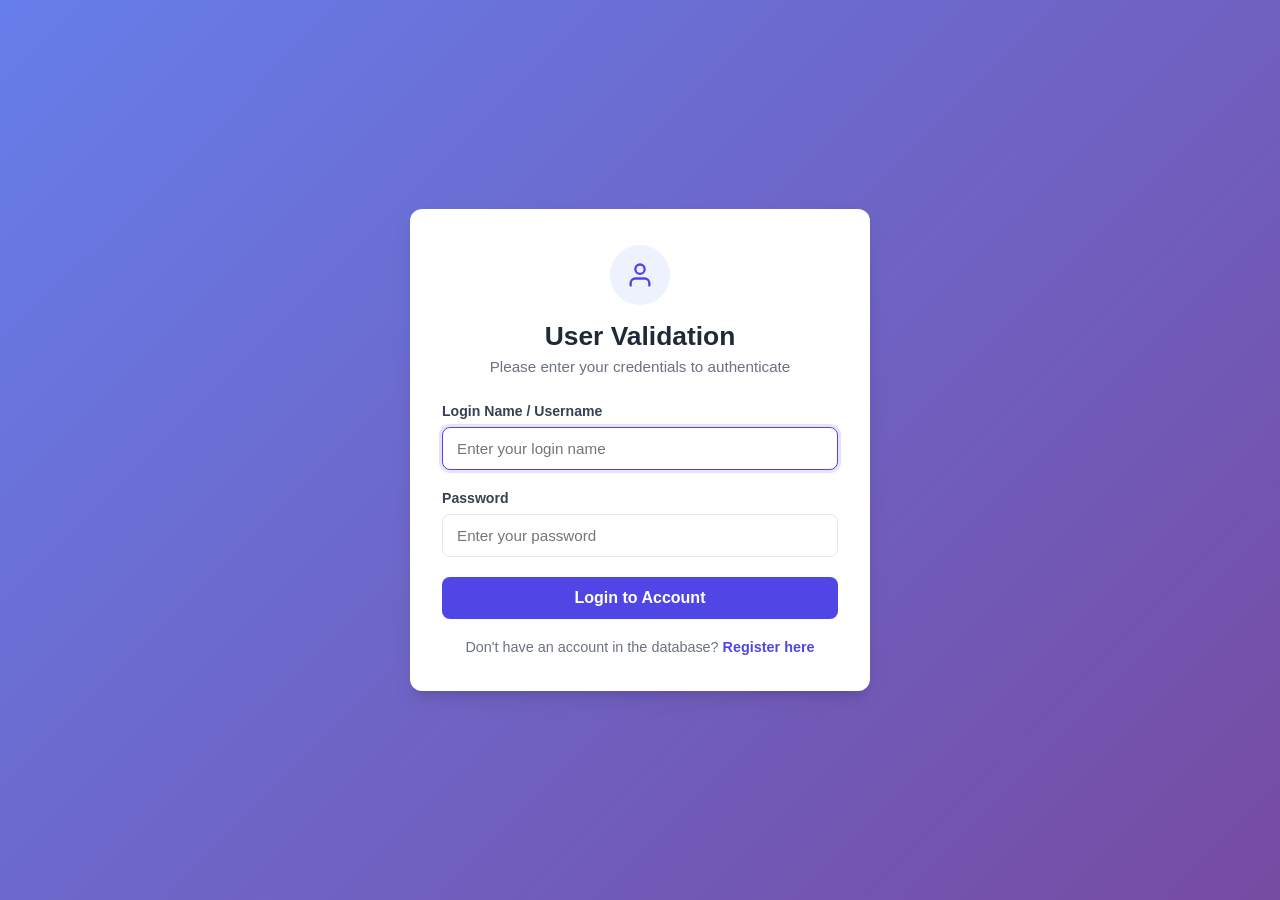
<file: index.html>
<!DOCTYPE html>
<html lang="en">
<head>
    <meta charset="UTF-8">
    <meta name="viewport" content="width=device-width, initial-scale=1.0">
    <title>User Validation System</title>
    <link rel="stylesheet" href="static/css/style.css">
    <style>
        .hidden { display: none !important; }
    </style>
</head>
<body>
    <div class="container">
        
        <!-- 1. LOGIN VIEW -->
        <div id="loginView" class="card">
            <div class="card-header">
                <div class="icon-badge">
                    <svg width="28" height="28" viewBox="0 0 24 24" fill="none" stroke="currentColor" stroke-width="2" stroke-linecap="round" stroke-linejoin="round">
                        <path d="M20 21v-2a4 4 0 0 0-4-4H8a4 4 0 0 0-4 4v2"></path>
                        <circle cx="12" cy="7" r="4"></circle>
                    </svg>
                </div>
                <h1>User Validation</h1>
                <p>Please enter your credentials to authenticate</p>
            </div>

            <!-- Error Banner (Shown on Failure) -->
            <div id="loginError" class="alert alert-danger hidden" role="alert">
                <svg width="18" height="18" viewBox="0 0 24 24" fill="none" stroke="currentColor" stroke-width="2" stroke-linecap="round" stroke-linejoin="round">
                    <circle cx="12" cy="12" r="10"></circle>
                    <line x1="15" y1="9" x2="9" y2="15"></line>
                    <line x1="9" y1="9" x2="15" y2="15"></line>
                </svg>
                <span id="loginErrorText">Authentication Failed: Invalid login name or password. Please try again.</span>
            </div>

            <!-- Success/Info Flash Banner -->
            <div id="loginFlash" class="alert alert-info hidden" role="alert">
                <svg width="18" height="18" viewBox="0 0 24 24" fill="none" stroke="currentColor" stroke-width="2" stroke-linecap="round" stroke-linejoin="round">
                    <circle cx="12" cy="12" r="10"></circle>
                    <line x1="12" y1="16" x2="12" y2="12"></line>
                    <line x1="12" y1="8" x2="12.01" y2="8"></line>
                </svg>
                <span id="loginFlashText"></span>
            </div>

            <form id="loginForm" autocomplete="off" onsubmit="handleLogin(event)">
                <div class="form-group">
                    <label for="username">Login Name / Username</label>
                    <input 
                        type="text" 
                        id="username" 
                        class="form-control" 
                        placeholder="Enter your login name"
                        required 
                        autofocus
                    >
                </div>

                <div class="form-group">
                    <label for="password">Password</label>
                    <input 
                        type="password" 
                        id="password" 
                        class="form-control" 
                        placeholder="Enter your password"
                        required
                    >
                </div>

                <button type="submit" class="btn btn-primary">Login to Account</button>
            </form>

            <div class="footer-link">
                Don't have an account in the database? <a href="#" onclick="showRegister(event)">Register here</a>
            </div>
        </div>

        <!-- 2. SUCCESSFUL LOGIN VIEW -->
        <div id="successView" class="card hidden">
            <div class="card-header">
                <div class="icon-badge success-badge">
                    <svg width="32" height="32" viewBox="0 0 24 24" fill="none" stroke="currentColor" stroke-width="2.5" stroke-linecap="round" stroke-linejoin="round">
                        <path d="M22 11.08V12a10 10 0 1 1-5.93-9.14"></path>
                        <polyline points="22 4 12 14.01 9 11.01"></polyline>
                    </svg>
                </div>
                <h1>Login Successful!</h1>
                <p>Your credentials have been verified against the database.</p>
            </div>

            <div class="alert alert-success">
                <svg width="20" height="20" viewBox="0 0 24 24" fill="none" stroke="currentColor" stroke-width="2" stroke-linecap="round" stroke-linejoin="round">
                    <path d="M22 11.08V12a10 10 0 1 1-5.93-9.14"></path>
                    <polyline points="22 4 12 14.01 9 11.01"></polyline>
                </svg>
                <span>Authentication verified for <strong id="successFullName">User</strong>.</span>
            </div>

            <!-- Verified User Details Card -->
            <div class="profile-card">
                <div class="profile-row">
                    <span class="profile-label">Database Record ID:</span>
                    <span class="profile-value" id="successId">#1</span>
                </div>
                <div class="profile-row">
                    <span class="profile-label">Login Name / Username:</span>
                    <span class="profile-value" id="successUsername">admin</span>
                </div>
                <div class="profile-row">
                    <span class="profile-label">Full Name:</span>
                    <span class="profile-value" id="successProfileName">System Administrator</span>
                </div>
                <div class="profile-row">
                    <span class="profile-label">Validation Status:</span>
                    <span class="status-badge">MATCH FOUND IN DB</span>
                </div>
                <div class="profile-row">
                    <span class="profile-label">Login Session Time:</span>
                    <span class="profile-value" id="successLoginTime"></span>
                </div>
            </div>

            <button type="button" class="btn btn-danger" onclick="handleLogout()">Log Out</button>
        </div>

        <!-- 3. REGISTRATION VIEW -->
        <div id="registerView" class="card hidden">
            <div class="card-header">
                <div class="icon-badge">
                    <svg width="28" height="28" viewBox="0 0 24 24" fill="none" stroke="currentColor" stroke-width="2" stroke-linecap="round" stroke-linejoin="round">
                        <path d="M16 21v-2a4 4 0 0 0-4-4H5a4 4 0 0 0-4 4v2"></path>
                        <circle cx="8.5" cy="7" r="4"></circle>
                        <line x1="20" y1="8" x2="20" y2="14"></line>
                        <line x1="23" y1="11" x2="17" y2="11"></line>
                    </svg>
                </div>
                <h1>Register New User</h1>
                <p>Add a new user record directly to the database</p>
            </div>

            <div id="registerError" class="alert alert-danger hidden" role="alert">
                <svg width="18" height="18" viewBox="0 0 24 24" fill="none" stroke="currentColor" stroke-width="2" stroke-linecap="round" stroke-linejoin="round">
                    <circle cx="12" cy="12" r="10"></circle>
                    <line x1="15" y1="9" x2="9" y2="15"></line>
                    <line x1="9" y1="9" x2="15" y2="15"></line>
                </svg>
                <span id="registerErrorText"></span>
            </div>

            <form id="registerForm" autocomplete="off" onsubmit="handleRegister(event)">
                <div class="form-group">
                    <label for="regFullName">Full Name</label>
                    <input type="text" id="regFullName" class="form-control" placeholder="e.g. John Doe" required>
                </div>

                <div class="form-group">
                    <label for="regUsername">Login Name / Username</label>
                    <input type="text" id="regUsername" class="form-control" placeholder="Choose a unique username" required>
                </div>

                <div class="form-group">
                    <label for="regPassword">Password</label>
                    <input type="password" id="regPassword" class="form-control" placeholder="Enter password (min 6 characters)" required>
                </div>

                <div class="form-group">
                    <label for="regConfirmPassword">Confirm Password</label>
                    <input type="password" id="regConfirmPassword" class="form-control" placeholder="Re-enter password" required>
                </div>

                <button type="submit" class="btn btn-primary" style="margin-bottom: 12px;">Create Database Record</button>
                <button type="button" class="btn btn-secondary" onclick="showLogin()">Back to Login</button>
            </form>
        </div>

    </div>

    <!-- Client-Side Database & Authentication Controller -->
    <script>
        const DEFAULT_USERS = [
            { id: 1, username: "admin", password: "admin123", fullName: "System Administrator" },
            { id: 2, username: "john_doe", password: "password123", fullName: "John Doe" },
            { id: 3, username: "alice", password: "alice@2026", fullName: "Alice Smith" },
            { id: 4, username: "siddharth", password: "sid@pass", fullName: "Siddharth" }
        ];

        // Initialize database in localStorage if not already present
        function getDatabase() {
            const data = localStorage.getItem('user_db');
            if (!data) {
                localStorage.setItem('user_db', JSON.stringify(DEFAULT_USERS));
                return DEFAULT_USERS;
            }
            return JSON.parse(data);
        }

        function saveDatabase(users) {
            localStorage.setItem('user_db', JSON.stringify(users));
        }

        // View switchers
        function showLogin() {
            document.getElementById('loginView').classList.remove('hidden');
            document.getElementById('successView').classList.add('hidden');
            document.getElementById('registerView').classList.add('hidden');
            document.getElementById('loginError').classList.add('hidden');
        }

        function showRegister(e) {
            if (e) e.preventDefault();
            document.getElementById('loginView').classList.add('hidden');
            document.getElementById('successView').classList.add('hidden');
            document.getElementById('registerView').classList.remove('hidden');
            document.getElementById('registerError').classList.add('hidden');
        }

        function showSuccess(user) {
            document.getElementById('loginView').classList.add('hidden');
            document.getElementById('registerView').classList.add('hidden');
            document.getElementById('successView').classList.remove('hidden');

            document.getElementById('successFullName').innerText = user.fullName;
            document.getElementById('successId').innerText = '#' + user.id;
            document.getElementById('successUsername').innerText = user.username;
            document.getElementById('successProfileName').innerText = user.fullName;
            
            const now = new Date();
            document.getElementById('successLoginTime').innerText = now.toLocaleString();
        }

        // Handle user authentication against the Database
        function handleLogin(e) {
            e.preventDefault();
            const usernameInput = document.getElementById('username').value.trim();
            const passwordInput = document.getElementById('password').value;
            const errorDiv = document.getElementById('loginError');
            const flashDiv = document.getElementById('loginFlash');

            flashDiv.classList.add('hidden');

            const users = getDatabase();
            // Check credentials against database
            const matchedUser = users.find(u => 
                u.username.toLowerCase() === usernameInput.toLowerCase() && u.password === passwordInput
            );

            if (matchedUser) {
                // Successful Match: hide error and return successful login view
                errorDiv.classList.add('hidden');
                showSuccess(matchedUser);
            } else {
                // Failure: display failure message
                document.getElementById('loginErrorText').innerText = 
                    "Authentication Failed: Invalid login name or password. Please try again.";
                errorDiv.classList.remove('hidden');
            }
        }

        // Handle new user registration in the database
        function handleRegister(e) {
            e.preventDefault();
            const fullName = document.getElementById('regFullName').value.trim();
            const username = document.getElementById('regUsername').value.trim();
            const password = document.getElementById('regPassword').value;
            const confirmPassword = document.getElementById('regConfirmPassword').value;
            const errorDiv = document.getElementById('registerError');

            if (username.length < 3) {
                document.getElementById('registerErrorText').innerText = "Username must be at least 3 characters.";
                errorDiv.classList.remove('hidden');
                return;
            }

            if (password.length < 6) {
                document.getElementById('registerErrorText').innerText = "Password must be at least 6 characters.";
                errorDiv.classList.remove('hidden');
                return;
            }

            if (password !== confirmPassword) {
                document.getElementById('registerErrorText').innerText = "Passwords do not match.";
                errorDiv.classList.remove('hidden');
                return;
            }

            const users = getDatabase();
            if (users.some(u => u.username.toLowerCase() === username.toLowerCase())) {
                document.getElementById('registerErrorText').innerText = "Username already exists in database. Choose another.";
                errorDiv.classList.remove('hidden');
                return;
            }

            // Insert new record into database
            const newUser = {
                id: users.length + 1,
                username: username,
                password: password,
                fullName: fullName
            };
            users.push(newUser);
            saveDatabase(users);

            // Return to login with success flash
            showLogin();
            document.getElementById('registerForm').reset();
            const flashDiv = document.getElementById('loginFlash');
            document.getElementById('loginFlashText').innerText = "Registration successful! You can now log in with your credentials.";
            flashDiv.classList.remove('hidden');
        }

        function handleLogout() {
            showLogin();
            document.getElementById('loginForm').reset();
            const flashDiv = document.getElementById('loginFlash');
            document.getElementById('loginFlashText').innerText = "You have been logged out successfully.";
            flashDiv.classList.remove('hidden');
        }

        // Ensure database is initialized on page load
        getDatabase();
    </script>
</body>
</html>
</file>
<file: static/css/style.css>
:root {
    --primary: #4f46e5;
    --primary-hover: #4338ca;
    --primary-light: #eef2ff;
    --success: #10b981;
    --success-light: #ecfdf5;
    --danger: #ef4444;
    --danger-light: #fef2f2;
    --text-main: #1f2937;
    --text-muted: #6b7280;
    --bg-gradient: linear-gradient(135deg, #667eea 0%, #764ba2 100%);
    --card-bg: #ffffff;
    --border-color: #e5e7eb;
    --radius: 12px;
    --shadow: 0 10px 25px -5px rgba(0, 0, 0, 0.1), 0 8px 10px -6px rgba(0, 0, 0, 0.1);
}

* {
    box-sizing: border-box;
    margin: 0;
    padding: 0;
    font-family: -apple-system, BlinkMacSystemFont, "Segoe UI", Roboto, Helvetica, Arial, sans-serif;
}

body {
    background: var(--bg-gradient);
    min-height: 100vh;
    display: flex;
    align-items: center;
    justify-content: center;
    padding: 20px;
    color: var(--text-main);
}

.container {
    width: 100%;
    max-width: 460px;
}

.card {
    background: var(--card-bg);
    border-radius: var(--radius);
    padding: 36px 32px;
    box-shadow: var(--shadow);
}

.card-header {
    text-align: center;
    margin-bottom: 28px;
}

.card-header .icon-badge {
    width: 60px;
    height: 60px;
    border-radius: 50%;
    background: var(--primary-light);
    color: var(--primary);
    display: inline-flex;
    align-items: center;
    justify-content: center;
    margin-bottom: 16px;
}

.card-header .icon-badge.success-badge {
    background: var(--success-light);
    color: var(--success);
}

.card-header h1 {
    font-size: 1.65rem;
    font-weight: 700;
    color: var(--text-main);
    margin-bottom: 6px;
}

.card-header p {
    font-size: 0.95rem;
    color: var(--text-muted);
}

.form-group {
    margin-bottom: 20px;
}

.form-group label {
    display: block;
    font-size: 0.88rem;
    font-weight: 600;
    margin-bottom: 8px;
    color: #374151;
}

.form-control {
    width: 100%;
    padding: 12px 14px;
    font-size: 0.95rem;
    border: 1.5px solid var(--border-color);
    border-radius: 8px;
    outline: none;
    transition: border-color 0.2s, box-shadow 0.2s;
}

.form-control:focus {
    border-color: var(--primary);
    box-shadow: 0 0 0 3px rgba(79, 70, 229, 0.15);
}

.btn {
    display: inline-block;
    width: 100%;
    padding: 12px;
    font-size: 1rem;
    font-weight: 600;
    text-align: center;
    border: none;
    border-radius: 8px;
    cursor: pointer;
    transition: background-color 0.2s, transform 0.1s;
    text-decoration: none;
}

.btn:active {
    transform: translateY(1px);
}

.btn-primary {
    background-color: var(--primary);
    color: #ffffff;
}

.btn-primary:hover {
    background-color: var(--primary-hover);
}

.btn-danger {
    background-color: var(--danger);
    color: #ffffff;
}

.btn-danger:hover {
    background-color: #dc2626;
}

.btn-secondary {
    background-color: #f3f4f6;
    color: var(--text-main);
    border: 1px solid var(--border-color);
}

.btn-secondary:hover {
    background-color: #e5e7eb;
}

/* Alert styles */
.alert {
    padding: 12px 16px;
    border-radius: 8px;
    margin-bottom: 20px;
    font-size: 0.92rem;
    display: flex;
    align-items: center;
    gap: 10px;
    animation: fadeIn 0.3s ease-in-out;
}

.alert-danger {
    background-color: var(--danger-light);
    color: #b91c1c;
    border: 1px solid #fecaca;
}

.alert-success {
    background-color: var(--success-light);
    color: #065f46;
    border: 1px solid #a7f3d0;
}

.alert-info {
    background-color: #eff6ff;
    color: #1e40af;
    border: 1px solid #bfdbfe;
}

.alert-warning {
    background-color: #fffbeb;
    color: #92400e;
    border: 1px solid #fde68a;
}

/* Demo accounts box */
.demo-box {
    margin-top: 24px;
    padding: 14px;
    background-color: #f8fafc;
    border: 1px dashed #cbd5e1;
    border-radius: 8px;
    font-size: 0.85rem;
}

.demo-box h4 {
    color: #475569;
    font-size: 0.85rem;
    margin-bottom: 8px;
    display: flex;
    align-items: center;
    gap: 6px;
}

.demo-box ul {
    list-style: none;
    padding-left: 0;
}

.demo-box li {
    padding: 3px 0;
    color: #64748b;
    font-family: ui-monospace, SFMono-Regular, Menlo, Monaco, Consolas, monospace;
}

.demo-box code {
    background: #e2e8f0;
    padding: 2px 6px;
    border-radius: 4px;
    color: #0f172a;
    font-size: 0.82rem;
}

.footer-link {
    text-align: center;
    margin-top: 20px;
    font-size: 0.9rem;
    color: var(--text-muted);
}

.footer-link a {
    color: var(--primary);
    text-decoration: none;
    font-weight: 600;
}

.footer-link a:hover {
    text-decoration: underline;
}

/* User profile details for success page */
.profile-card {
    background: #f9fafb;
    border: 1px solid var(--border-color);
    border-radius: 8px;
    padding: 16px;
    margin-bottom: 24px;
}

.profile-row {
    display: flex;
    justify-content: space-between;
    padding: 8px 0;
    border-bottom: 1px solid #e5e7eb;
    font-size: 0.92rem;
}

.profile-row:last-child {
    border-bottom: none;
}

.profile-label {
    color: var(--text-muted);
    font-weight: 500;
}

.profile-value {
    color: var(--text-main);
    font-weight: 600;
}

.status-badge {
    display: inline-block;
    padding: 3px 8px;
    background-color: var(--success-light);
    color: var(--success);
    border-radius: 9999px;
    font-size: 0.8rem;
    font-weight: 600;
}

@keyframes fadeIn {
    from { opacity: 0; transform: translateY(-4px); }
    to { opacity: 1; transform: translateY(0); }
}
</file>
